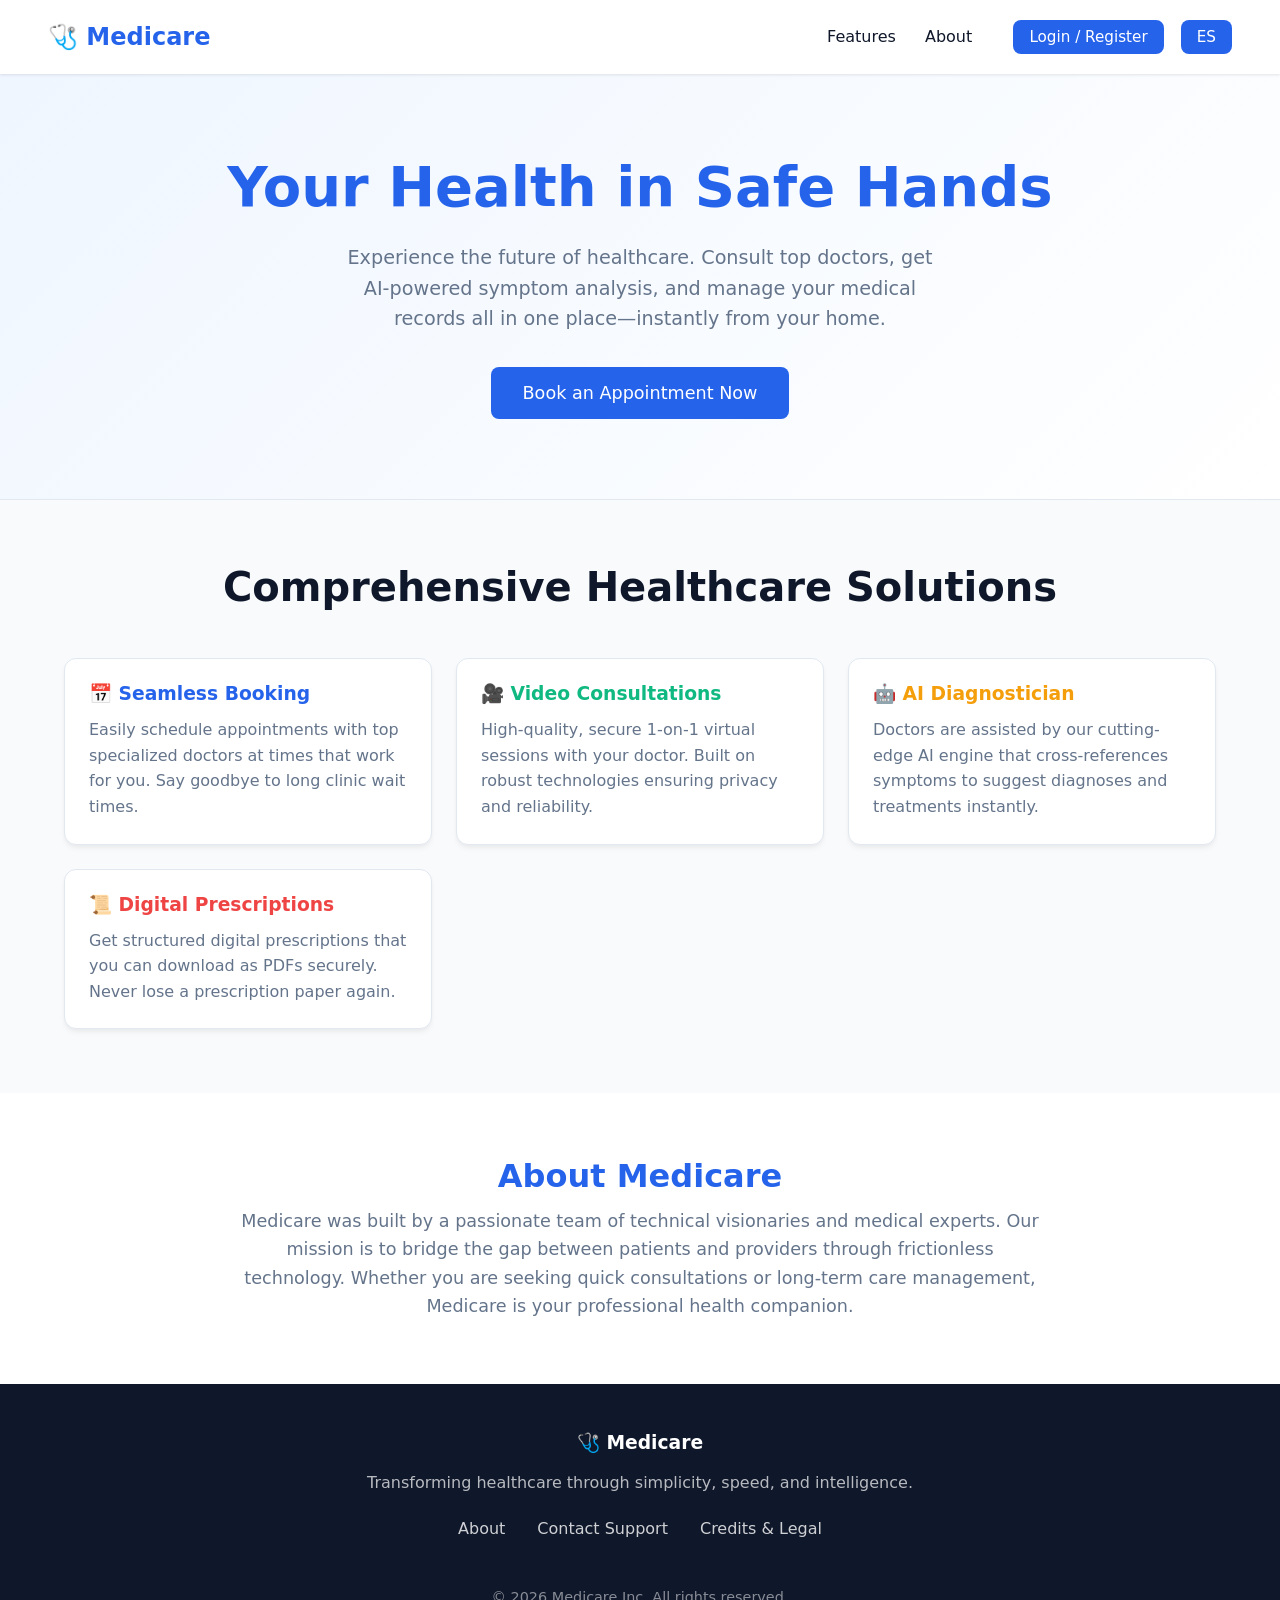
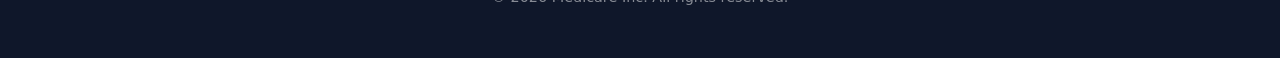
<file: templates/index.html>
<!DOCTYPE html>
<html lang="en">
<head>
  <meta charset="UTF-8">
  <title>Medicare - Digital Healthcare Platform</title>
  <link rel="stylesheet" href="/static/style.css">
</head>
<body>
  <!-- Global Loader -->
  <div id="global-loader" class="hidden">
    <div class="spinner"></div>
  </div>

  <nav class="landing-nav">
    <div class="brand">🩺 Medicare</div>
    <div class="nav-links">
      <a href="#features">Features</a>
      <a href="#about">About</a>
      <button onclick="showAuthModal()" class="btn-primary">Login / Register</button>
      <button id="langToggleBtn" class="btn-secondary" onclick="toggleLang()">ES</button>
    </div>
  </nav>

  <main>
    <!-- Hero Section -->
    <section class="hero">
      <h1>Your Health in Safe Hands</h1>
      <p>Experience the future of healthcare. Consult top doctors, get AI-powered symptom analysis, and manage your medical records all in one place—instantly from your home.</p>
      <button onclick="showAuthModal()" class="btn-primary" style="font-size: 1.1rem; padding: 16px 32px;">Book an Appointment Now</button>
    </section>

    <!-- Features Section -->
    <section id="features" class="features">
      <h2 class="text-center" style="margin-bottom: 48px; font-size: 2.5rem;">Comprehensive Healthcare Solutions</h2>
      <div class="grid">
        <div class="card hover-effect">
          <h3 style="color: var(--primary);">📅 Seamless Booking</h3>
          <p class="text-muted">Easily schedule appointments with top specialized doctors at times that work for you. Say goodbye to long clinic wait times.</p>
        </div>
        <div class="card hover-effect">
          <h3 style="color: var(--secondary);">🎥 Video Consultations</h3>
          <p class="text-muted">High-quality, secure 1-on-1 virtual sessions with your doctor. Built on robust technologies ensuring privacy and reliability.</p>
        </div>
        <div class="card hover-effect">
          <h3 style="color: var(--accent);">🤖 AI Diagnostician</h3>
          <p class="text-muted">Doctors are assisted by our cutting-edge AI engine that cross-references symptoms to suggest diagnoses and treatments instantly.</p>
        </div>
        <div class="card hover-effect">
          <h3 style="color: var(--danger);">📜 Digital Prescriptions</h3>
          <p class="text-muted">Get structured digital prescriptions that you can download as PDFs securely. Never lose a prescription paper again.</p>
        </div>
      </div>
    </section>

    <!-- About Section -->
    <section id="about" style="background: white; padding: 64px 24px;">
      <div style="max-width: 800px; margin: 0 auto; text-align: center;">
        <h2 style="color: var(--primary); font-size: 2rem;">About Medicare</h2>
        <p class="text-muted" style="font-size: 1.1rem;">
          Medicare was built by a passionate team of technical visionaries and medical experts. Our mission is to bridge the gap between patients and providers through frictionless technology. Whether you are seeking quick consultations or long-term care management, Medicare is your professional health companion.
        </p>
      </div>
    </section>
  </main>

  <!-- Footer -->
  <footer class="footer">
    <h3 style="color: white; margin-bottom: 16px;">🩺 Medicare</h3>
    <p style="opacity: 0.7; margin-bottom: 24px;">Transforming healthcare through simplicity, speed, and intelligence.</p>
    <div style="display: flex; justify-content: center; gap: 32px; opacity: 0.8;">
      <a href="#about" style="color: white; text-decoration: none;">About</a>
      <a href="#contact" style="color: white; text-decoration: none;">Contact Support</a>
      <a href="#" style="color: white; text-decoration: none;">Credits & Legal</a>
    </div>
    <p style="margin-top: 48px; opacity: 0.5; font-size: 0.9rem;">&copy; 2026 Medicare Inc. All rights reserved.</p>
  </footer>

  <!-- Auth Modal -->
  <div id="authModal" class="modal-overlay hidden">
    <div class="modal">
      <span class="modal-close" onclick="hideAuthModal()">&times;</span>
      <h2 id="formTitle">Login to Medicare</h2>
      
      <form id="authForm" onsubmit="handleAuth(event)">
        <input type="text" id="name" placeholder="Full Name" class="hidden">
        <input type="email" id="email" placeholder="Email Address" required>
        <input type="password" id="password" placeholder="Password" required>
        
        <select id="role" class="hidden">
          <option value="patient">I am a Patient</option>
          <option value="doctor">I am a Doctor</option>
        </select>

        <button type="submit" id="submitBtn" style="width: 100%; margin-top: 16px;">Login</button>
      </form>
      
      <p style="margin-top: 24px; text-align: center;">
        <a href="#" onclick="toggleMode(); return false;" id="toggleModeText" style="color: var(--primary); font-weight: 500;">Need an account? Register</a>
      </p>

      <div style="margin-top: 24px; padding: 16px; background: #f8fafc; border-radius: 8px; font-size: 0.9rem;">
        <p style="font-weight: 600; margin-bottom: 8px;">Demo Accounts:</p>
        <p><strong>Doctor:</strong> doctor@health.com / password</p>
        <p><strong>Patient:</strong> patient@health.com / password</p>
      </div>
    </div>
  </div>

  <script src="/static/app.js"></script>
  <script>
    let isLogin = true;

    function showAuthModal() {
      document.getElementById('authModal').classList.remove('hidden');
    }
    
    function hideAuthModal() {
      document.getElementById('authModal').classList.add('hidden');
    }

    // Redirect if logged in
    if(getToken()) window.location.href = '/dashboard';

    function toggleMode() {
      isLogin = !isLogin;
      document.getElementById('name').classList.toggle('hidden', isLogin);
      document.getElementById('role').classList.toggle('hidden', isLogin);
      document.getElementById('name').required = !isLogin;
      
      document.getElementById('formTitle').innerText = isLogin ? 'Login to Medicare' : 'Create an Account';
      document.getElementById('submitBtn').innerText = isLogin ? 'Login' : 'Register Now';
      document.getElementById('toggleModeText').innerText = isLogin ? 'Have an account? Login' : 'Need an account? Register';
    }

    async function handleAuth(e) {
      e.preventDefault();
      const email = document.getElementById('email').value.trim();
      const password = document.getElementById('password').value;

      try {
        if (isLogin) {
          const res = await apiCall('/api/login', 'POST', { email, password });
          setAuth(res.access_token, { id: res.id, name: res.name, role: res.role });
          showToast("Login successful!");
          setTimeout(() => window.location.href = '/dashboard', 800);
        } else {
          const name = document.getElementById('name').value.trim();
          const role = document.getElementById('role').value;
          await apiCall('/api/register', 'POST', { name, email, password, role });
          showToast("Registration successful! Please login.");
          toggleMode(); // switch back to login
        }
      } catch (err) {
        showToast(err.message, "error");
      }
    }

    // Close modal on click outside
    document.getElementById('authModal').addEventListener('click', function(e) {
      if(e.target === this) hideAuthModal();
    });
  </script>
</body>
</html>
</file>
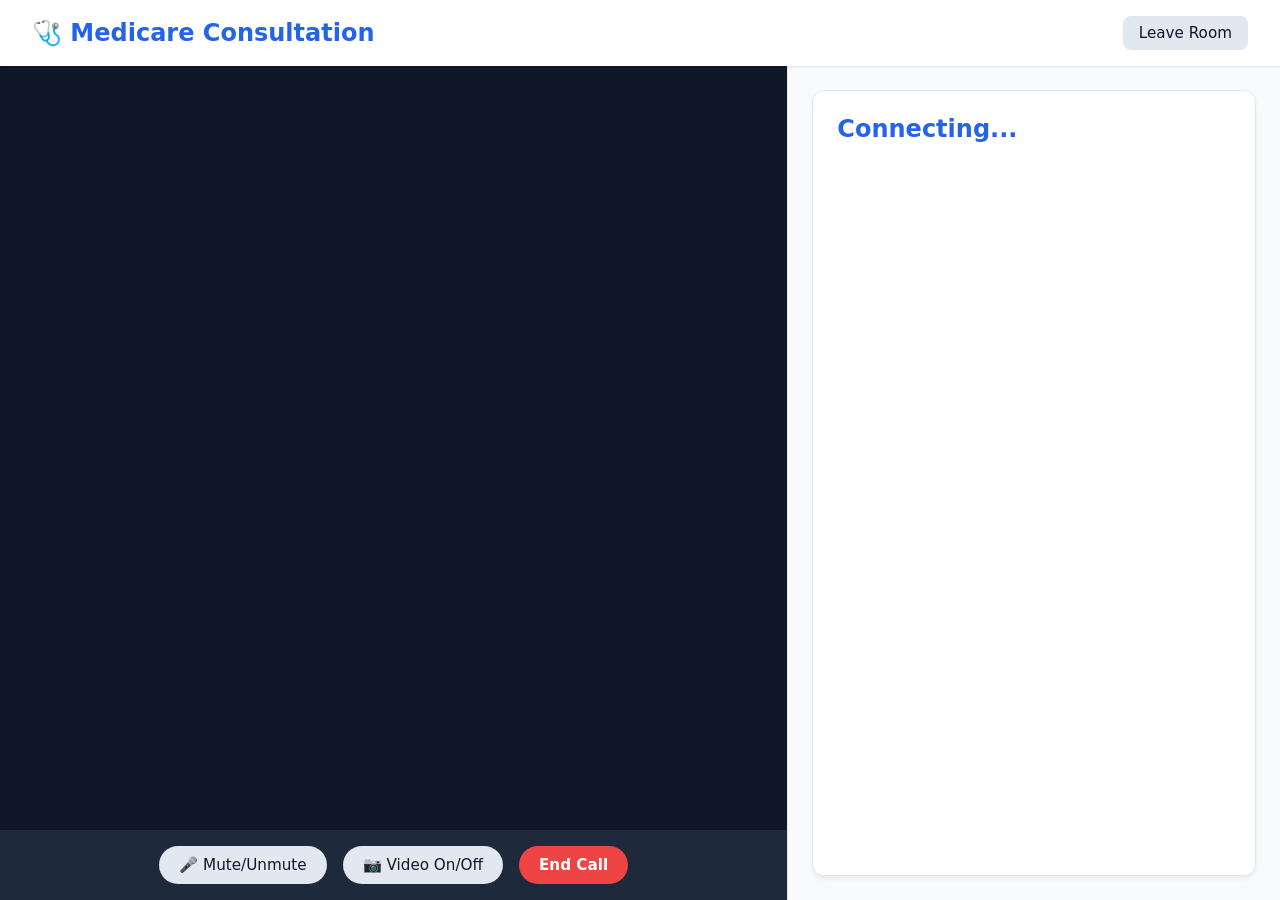
<file: templates/appointment.html>
<!DOCTYPE html>
<html lang="en">
<head>
  <meta charset="UTF-8">
  <title>Consultation Room - Medicare</title>
  <link rel="stylesheet" href="/static/style.css">
  <script src="https://meet.jit.si/external_api.js"></script>
</head>
<body style="height: 100vh; overflow: hidden; display: flex; flex-direction: column;">
  <!-- Global Loader -->
  <div id="global-loader" class="hidden">
    <div class="spinner"></div>
  </div>

  <nav class="landing-nav" style="padding: 16px 32px;">
    <div class="brand">🩺 Medicare Consultation</div>
    <div class="nav-links">
      <span id="userName" style="font-weight: 500; margin-right: 24px; color: var(--text-muted);"></span>
      <button onclick="window.location.href='/dashboard'" class="secondary">Leave Room</button>
    </div>
  </nav>

  <div style="display: flex; flex: 1; overflow: hidden; background: var(--bg-light);">
    <!-- Video Panel -->
    <div style="flex: 2; border-right: 1px solid var(--border-color); background: #0f172a; display: flex; flex-direction: column;">
      <div id="jitsiContainer" style="width: 100%; height: calc(100% - 70px);"></div>
      <div style="height: 70px; background: #1e293b; display: flex; align-items: center; justify-content: center; gap: 16px;">
        <button class="secondary" onclick="toggleMute()" style="border-radius: 20px;">🎤 Mute/Unmute</button>
        <button class="secondary" onclick="toggleVideo()" style="border-radius: 20px;">📷 Video On/Off</button>
        <button onclick="endCall()" style="background: #ef4444; color: white; border: none; padding: 10px 20px; border-radius: 20px; cursor: pointer; font-weight: bold;">End Call</button>
      </div>
    </div>

    <!-- Right Panel (Doctor: AI + Prescription / Patient: Prescription View) -->
    <div id="sidePanel" class="card" style="flex: 1; margin: 24px; overflow-y: auto; height: calc(100% - 48px);">
      <h2 id="panelTitle" style="color: var(--primary);">Connecting...</h2>
      
      <!-- Doctor Mode -->
      <div id="doctorTools" class="hidden">
        <div style="background: #eff6ff; padding: 16px; border-radius: 8px; border-left: 4px solid var(--accent); margin-bottom: 24px;">
          <h4 style="color: var(--accent); margin-bottom: 8px;">🤖 AI Diagnostician</h4>
          <p class="text-muted" style="font-size: 0.9rem; margin-bottom: 12px;">Type patient symptoms to instantly get suggested diagnoses and medicinal plans.</p>
          <textarea id="symptomsInput" rows="2" placeholder="e.g., fever, cough, stomach ache..."></textarea>
          <button onclick="getAIAdvice()" class="secondary" style="width: 100%;">Get AI Suggestion</button>
        </div>

        <h4>📜 Final Prescription</h4>
        <div class="flex-col">
          <input type="text" id="pDiagnosis" placeholder="Final Diagnosis">
          <textarea id="pMedicines" rows="3" placeholder="Medicines & Dosage"></textarea>
          <textarea id="pAdvice" rows="2" placeholder="Precautions & Advice"></textarea>
          <input type="text" id="pFollowup" placeholder="Follow-up Instruction (e.g. 7 Days)">
          
          <button onclick="savePrescription()" class="success mt-4">Save & Generate PDF</button>
        </div>
      </div>

      <!-- Patient Mode -->
      <div id="patientTools" class="hidden">
        <h3 style="color: var(--secondary); margin-bottom: 16px;">Your Prescription</h3>
        <p class="text-muted">If the doctor has finalized your prescription during or after this call, it will appear here safely.</p>
        <button onclick="loadPrescription()" class="secondary mt-4" style="width: 100%;">Check for Prescription</button>
        
        <div id="prescriptionView" class="hidden mt-4" style="background: #f8fafc; padding: 16px; border-radius: 8px; border: 1px solid var(--border-color);">
          <p class="mb-2"><strong>Diagnosis:</strong> <span id="vDiag" style="color: var(--primary);"></span></p>
          <p class="mb-2"><strong>Medicines:</strong> <span id="vMed"></span></p>
          <p class="mb-2"><strong>Advice:</strong> <span id="vAdv"></span></p>
          <p class="mb-4"><strong>Follow-up:</strong> <span id="vFol"></span></p>
          <button onclick="downloadPdf()" class="success" style="width: 100%;">Download PDF Official Copy</button>
        </div>
      </div>

    </div>
  </div>

  <script src="/static/app.js"></script>
  <script>
    const user = getUser();
    if (!user) window.location.href = '/';

    const apptId = {{ appt_id }};
    document.getElementById('userName').innerText = "Logged in as: " + user.name;
    
    // Init Room
    async function initRoom() {
      showLoader();
      try {
        const appts = await apiCall('/api/appointments');
        const currentAppt = appts.find(a => a.id === apptId);
        
        if (!currentAppt) {
          showToast("Appointment not found or unauthorized.", "error");
          hideLoader();
          return;
        }

        // Setup Jitsi API
        const domain = 'meet.jit.si';
        const options = {
            roomName: currentAppt.meeting_link,
            width: '100%',
            height: '100%',
            parentNode: document.getElementById('jitsiContainer'),
            userInfo: {
                displayName: user.name
            },
            configOverwrite: { startWithAudioMuted: false, startWithVideoMuted: false }
        };
        api = new JitsiMeetExternalAPI(domain, options);

        // Setup Panel
        if (user.role === 'doctor') {
          document.getElementById('panelTitle').innerText = "Doctor Workbench";
          document.getElementById('doctorTools').classList.remove('hidden');
        } else {
          document.getElementById('panelTitle').innerText = "Consultation Info";
          document.getElementById('patientTools').classList.remove('hidden');
          loadPrescription();
        }
      } catch (e) {
        showToast(e.message, "error");
      }
      hideLoader();
    }

    let api = null;
    function toggleMute() { if(api) api.executeCommand('toggleAudio'); }
    function toggleVideo() { if(api) api.executeCommand('toggleVideo'); }
    function endCall() { 
        if(api) api.dispose(); 
        window.location.href='/dashboard'; 
    }

    async function getAIAdvice() {
      const symp = document.getElementById('symptomsInput').value;
      if (!symp) { showToast("Please enter symptoms first.", "error"); return; }

      showLoader();
      try {
        const aiData = await apiCall('/api/ai/generate-prescription', 'POST', { symptoms: symp, history: "" });
        
        document.getElementById('pDiagnosis').value = aiData.diagnosis;
        document.getElementById('pMedicines').value = aiData.medicines;
        document.getElementById('pAdvice').value = aiData.advice;

        showToast("AI Suggestions applied successfully.");
      } catch (e) {
        showToast("Failed to reach AI service.", "error");
      }
      hideLoader();
    }

    async function savePrescription() {
      const data = {
        symptoms: document.getElementById('symptomsInput').value || "Not specified",
        diagnosis: document.getElementById('pDiagnosis').value,
        medicines: document.getElementById('pMedicines').value,
        advice: document.getElementById('pAdvice').value,
        follow_up: document.getElementById('pFollowup').value
      };

      try {
        await apiCall(`/api/appointments/${apptId}/prescription`, 'POST', data);
        showToast("Prescription Saved and PDF Generated!", "success");
      } catch (e) {
        showToast(e.message, "error");
      }
    }

    async function loadPrescription() {
      try {
        const p = await apiCall(`/api/appointments/${apptId}/prescription`);
        document.getElementById('prescriptionView').classList.remove('hidden');
        document.getElementById('vDiag').innerText = p.diagnosis;
        document.getElementById('vMed').innerText = p.medicines;
        document.getElementById('vAdv').innerText = p.advice;
        document.getElementById('vFol').innerText = p.follow_up || 'None';
        showToast("Prescription loaded.");
      } catch (e) {
        console.log("Prescription not found yet.");
      }
    }

    function downloadPdf() {
        window.open(`/api/prescriptions/${apptId}/download`, '_blank');
    }

    initRoom();
  </script>
</body>
</html>
</file>
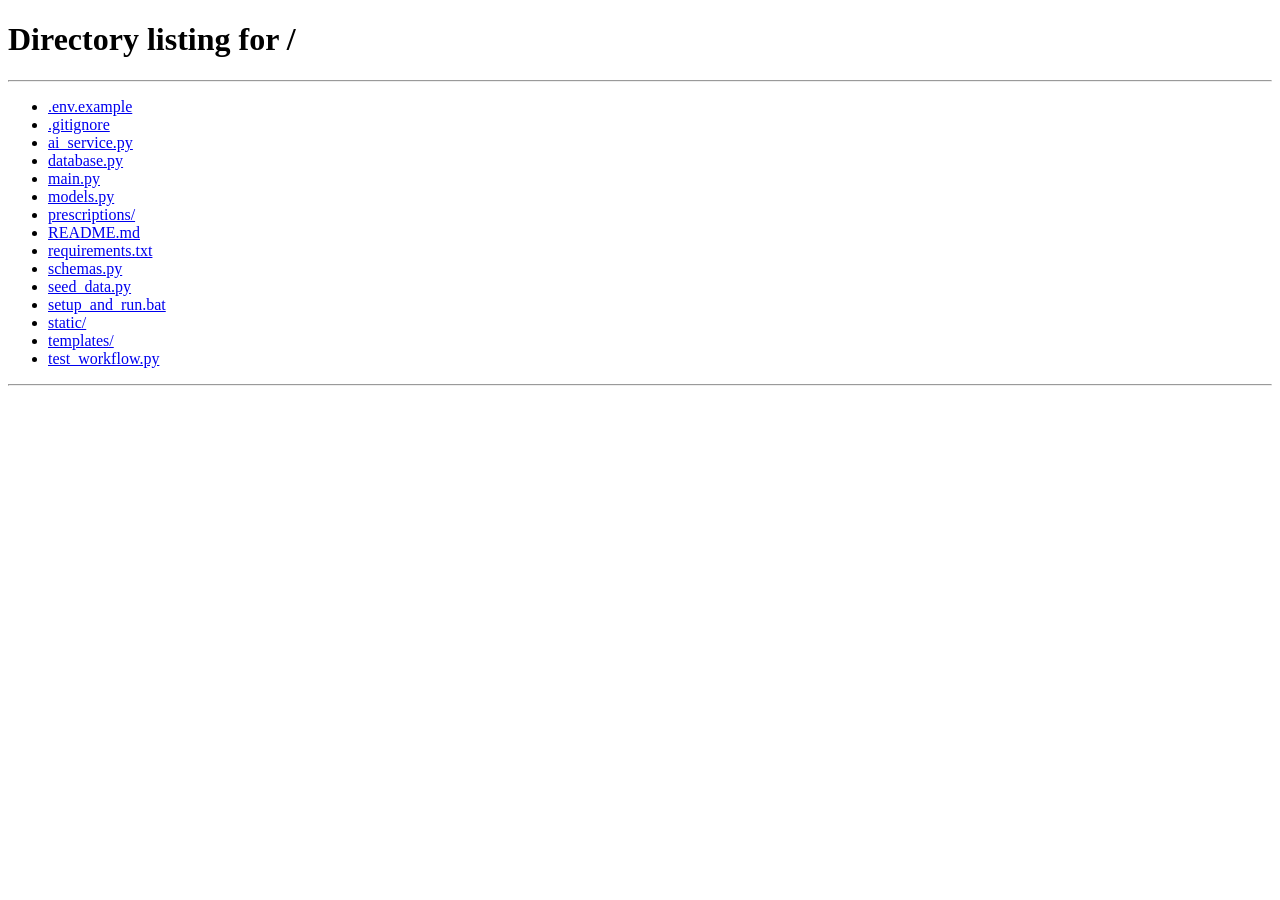
<file: templates/dashboard.html>
<!DOCTYPE html>
<html lang="en">
<head>
  <meta charset="UTF-8">
  <title>Dashboard - Medicare</title>
  <link rel="stylesheet" href="/static/style.css">
</head>
<body>
  <!-- Global Loader -->
  <div id="global-loader" class="hidden">
    <div class="spinner"></div>
  </div>

  <div class="app-container">
    <!-- Fixed Left Sidebar -->
    <aside class="sidebar">
      <div class="sidebar-brand">
        🩺 Medicare
      </div>
      <nav class="sidebar-nav">
        <a href="#dash" class="nav-item active" data-target="sec-dash">
          <span class="icon">🏠</span> 
          <span data-lang-key="dashboard">Dashboard</span>
        </a>
        <a href="#appointments" class="nav-item" data-target="sec-appointments">
          <span class="icon">📅</span> Appointments
        </a>
        <a href="#doctors" class="nav-item" data-target="sec-doctors">
          <span class="icon">👨‍⚕️</span> Doctors
        </a>
        <a href="#prescriptions" class="nav-item" data-target="sec-prescriptions">
          <span class="icon">📜</span> Prescriptions
        </a>
        <a href="#ai" class="nav-item doctor-only hidden" data-target="sec-ai">
          <span class="icon">🤖</span> AI Assistant
        </a>
        <a href="#records" class="nav-item" data-target="sec-records">
          <span class="icon">📁</span> Medical Records
        </a>
      </nav>
      <div class="sidebar-footer">
        <a href="#" onclick="showToast('Settings coming soon!')"><span class="icon">⚙️</span> Settings / Profile</a>
        <a href="#" onclick="logout()" class="text-danger"><span class="icon">🚪</span> Logout</a>
      </div>
    </aside>

    <!-- Main Content Area -->
    <main class="main-content">
      <header class="dashboard-header">
        <div>
          <h2 style="margin:0;">Welcome back, <span id="userName" style="color: var(--primary);"></span>!</h2>
          <p class="text-muted" id="userRoleSubtext"></p>
        </div>
        <div class="flex">
          <button id="langToggleBtn" class="secondary" onclick="toggleLang()">ES</button>
        </div>
      </header>

      <!-- Dashboard Overview Section -->
      <section id="sec-dash" class="page-section">
        
        <!-- Doctor Info Header Card (Visible to Doctor) -->
        <div id="doctorProfileCard" class="card mb-4 hidden" style="background: linear-gradient(135deg, var(--primary) 0%, #3b82f6 100%); color: white;">
          <div class="flex-between">
            <div>
              <h3 style="color: white;"><span id="drCardName"></span></h3>
              <p style="color: #e2e8f0; font-size: 1.1rem;"><span id="drCardSpec">General Physician | 10+ Years Exp.</span></p>
              <p style="color: #e2e8f0; margin-top: 8px;">Status: <span style="background: var(--secondary); padding: 4px 12px; border-radius: 20px; font-size: 0.8rem; font-weight: bold;">Available</span></p>
            </div>
            <div style="font-size: 4rem;">👨‍⚕️</div>
          </div>
        </div>

        <div class="grid">
          <!-- Upcoming Appointments -->
          <div class="card hover-effect">
            <h3>📅 Upcoming Appointments</h3>
            <p class="text-muted mb-4">Your next scheduled consultations</p>
            <div id="upcomingApptsList">
              <!-- Injected by JS -->
            </div>
            <button class="secondary mt-4" style="width: 100%;" onclick="document.querySelector('[data-target=\'sec-appointments\']').click()">View All</button>
          </div>

          <!-- Quick Actions -->
          <div class="card hover-effect">
            <h3>⚡ Quick Actions</h3>
            <p class="text-muted mb-4">Fastest ways to manage operations</p>
            <div class="flex-col">
              <button onclick="document.querySelector('[data-target=\'sec-doctors\']').click()" class="patient-only hidden">Book Appointment</button>
              <button onclick="document.querySelector('[data-target=\'sec-appointments\']').click()" class="success">Start Consultation</button>
              <button onclick="document.querySelector('[data-target=\'sec-prescriptions\']').click()" class="secondary">View Prescriptions</button>
            </div>
          </div>

          <!-- AI Assistant Preview (Doctor Only) -->
          <div class="card hover-effect doctor-only hidden" style="border-left: 4px solid var(--accent);">
            <h3>🤖 AI Assistant Ready</h3>
            <p class="text-muted mb-4">Medicare's AI is pre-loaded and ready to assist your clinical decisions.</p>
            <p>During active consultations, our AI can analyze symptoms to instantly suggest probable diagnoses and medicines, improving accuracy and speed.</p>
            <button onclick="document.querySelector('[data-target=\'sec-ai\']').click()" class="mt-4" style="background: var(--accent); color: white;">Learn More</button>
          </div>
        </div>
      </section>

      <!-- Full Appointments Section -->
      <section id="sec-appointments" class="page-section hidden">
        <h2>📅 All Appointments</h2>
        <p class="text-muted mb-4">Manage and review your consultation history.</p>
        
        <div id="appointmentsList" class="grid">
          <!-- Appts inject here -->
        </div>
      </section>

      <!-- Doctors Catalog Section -->
      <section id="sec-doctors" class="page-section hidden">
        <h2>👨‍⚕️ Available Doctors</h2>
        <p class="text-muted mb-4">Browse our specialized doctors and book instantly.</p>
        
        <div style="background: white; padding: 16px; border-radius: 8px; margin-bottom: 24px; box-shadow: 0 4px 6px rgba(0,0,0,0.05);">
          <h3 style="margin-bottom: 12px; color: var(--primary);">Smart Doctor Search</h3>
          <div class="flex-col">
            <input type="text" id="smartSymptomSearch" placeholder="Describe your symptoms (e.g. skin rash, chest pain)..." style="width: 100%; margin-bottom: 12px; padding: 8px; border: 1px solid var(--border-color); border-radius: 4px;">
            <div class="flex" style="gap: 12px; align-items: center;">
              <select id="specFilter" style="flex: 1; padding: 8px; border: 1px solid var(--border-color); border-radius: 4px;">
                <option value="">All Specializations</option>
                <option value="General Physician">General Physician</option>
                <option value="Cardiologist">Cardiologist</option>
                <option value="Neurologist">Neurologist</option>
                <option value="Orthopedic">Orthopedic</option>
                <option value="Dermatologist">Dermatologist</option>
                <option value="Gynecologist">Gynecologist</option>
                <option value="Urologist">Urologist</option>
                <option value="Pediatrician">Pediatrician</option>
                <option value="ENT Specialist">ENT Specialist</option>
                <option value="Psychiatrist">Psychiatrist</option>
              </select>
              <button onclick="applyDoctorFilters()" class="secondary">Search</button>
            </div>
          </div>
          <p id="recommendationMsg" class="success hidden mt-4" style="font-weight: bold;">✅ Showing recommended doctors based on your symptoms.</p>
        </div>

        <!-- Booking Modal logic handled inline below -->
        <div id="doctorsGrid" class="grid">
          <!-- Full Doctor Cards Injected -->
        </div>
      </section>

      <!-- Prescriptions Section -->
      <section id="sec-prescriptions" class="page-section hidden">
        <h2>📜 Digital Prescriptions</h2>
        <p class="text-muted mb-4">All your generated and received prescriptions are safely logged.</p>
        <div class="card">
          <p class="text-center text-muted">To view a specific prescription, navigate to an <a href="#" onclick="document.querySelector('[data-target=\'sec-appointments\']').click()">Completed Appointment</a> and click 'Join Room' to download the PDF.</p>
        </div>
      </section>

      <!-- AI Info Section -->
      <section id="sec-ai" class="page-section hidden">
        <h2>🤖 AI Assistant Features</h2>
        <div class="card">
          <p class="mb-4">Medicare uses an intelligent backend engine linked securely to your consultation flow.</p>
          <ul class="text-muted" style="margin-left: 20px;">
            <li>Real-time keyword analysis of symptoms.</li>
            <li>Instant formulation of typical medicines and dosages.</li>
            <li>Zero latency integration within the video-call panel.</li>
            <li>100% Doctor Override ensuring clinical safety.</li>
          </ul>
        </div>
      </section>

       <!-- Records Section -->
       <section id="sec-records" class="page-section hidden">
        <h2>📁 Electronic Medical Records</h2>
        <div class="card text-center hover-effect">
          <div style="font-size: 3rem; margin-bottom: 16px;">📂</div>
          <h3>System Sync in Progress</h3>
          <p class="text-muted">Legacy medical records are currently being synced with the central Medicare database. Check back soon.</p>
        </div>
      </section>

    </main>

    <!-- Booking Modal (Hidden) -->
    <div id="bookingModal" class="modal-overlay hidden">
      <div class="modal">
        <span class="modal-close" onclick="closeBookingModal()">&times;</span>
        <h2>Book Appointment</h2>
        <p class="text-muted mb-4">Scheduling consultation with <strong id="bookDrName"></strong></p>
        
        <div class="flex-col">
          <label style="font-weight: 500;">Select Date & Time</label>
          <input type="datetime-local" id="apptDateInput">
          
          <label style="font-weight: 500; margin-top: 12px;">Symptoms / Reason for Visit</label>
          <textarea id="apptSymptomsInput" rows="2" placeholder="e.g. fever, chest pain..."></textarea>
          
          <button id="confirmBookBtn" class="success mt-4">Confirm Booking</button>
        </div>
      </div>
    </div>
  </div>

  <script src="/static/app.js"></script>
  <script>
    const user = getUser();
    if (!user) window.location.href = '/';

    // UI Setup based on Role
    document.getElementById('userName').innerText = user.name;
    document.getElementById('userRoleSubtext').innerText = user.role.toUpperCase() + " ACCOUNT";

    if (user.role === 'doctor') {
      document.querySelectorAll('.doctor-only').forEach(e => e.classList.remove('hidden'));
      document.getElementById('doctorProfileCard').classList.remove('hidden');
      document.getElementById('drCardName').innerText = user.name;
    } else {
      document.querySelectorAll('.patient-only').forEach(e => e.classList.remove('hidden'));
    }

    // Sidebar Navigation Logic
    const navItems = document.querySelectorAll('.nav-item');
    const sections = document.querySelectorAll('.page-section');

    navItems.forEach(item => {
      item.addEventListener('click', (e) => {
        e.preventDefault();
        // Update active class
        navItems.forEach(n => n.classList.remove('active'));
        item.classList.add('active');
        
        // Toggle Sections
        const targetId = item.getAttribute('data-target');
        sections.forEach(s => s.classList.add('hidden'));
        document.getElementById(targetId).classList.remove('hidden');
      });
    });

    // Data Loaders
    async function loadAllData() {
      await loadAppointments();
      if (user.role === 'patient') {
        await loadDoctors();
      }
    }

    // Book Appointment Flow
    let selectedDrIdForBook = null;
    function openBookingModal(drId, drName) {
      selectedDrIdForBook = drId;
      document.getElementById('bookDrName').innerText = drName;
      document.getElementById('bookingModal').classList.remove('hidden');
    }
    function closeBookingModal() {
      document.getElementById('bookingModal').classList.add('hidden');
    }

    document.getElementById('confirmBookBtn').addEventListener('click', async () => {
      const dt = document.getElementById('apptDateInput').value;
      const symptoms = document.getElementById('apptSymptomsInput').value;
      if (!dt) { showToast("Please select a date and time", "error"); return; }
      
      try {
        await apiCall('/api/appointments', 'POST', { doctor_id: selectedDrIdForBook, date_time: dt, symptoms: symptoms });
        showToast("Appointment successfully booked!");
        closeBookingModal();
        loadAppointments();
      } catch (e) {
        showToast(e.message, "error");
      }
    });

    async function loadDoctors(symptoms='', specFilter='') {
      try {
        let endpoint = '/api/doctors';
        if (symptoms) {
          endpoint = `/api/doctors/suggest?symptoms=${encodeURIComponent(symptoms)}`;
        }
        const docs = await apiCall(endpoint);
        const grid = document.getElementById('doctorsGrid');
        
        if (symptoms) {
            document.getElementById('recommendationMsg').classList.remove('hidden');
        } else {
            document.getElementById('recommendationMsg').classList.add('hidden');
        }

        const filteredDocs = docs.filter(d => {
            if (specFilter && d.specialization !== specFilter) return false;
            return true;
        });

        if (filteredDocs.length === 0) {
            grid.innerHTML = '<p class="text-muted">No doctors found matching criteria.</p>';
            return;
        }

        grid.innerHTML = filteredDocs.map((d, index) => {
          let badge = '';
          if (symptoms && index === 0 && d.specialization) {
            badge = `<span style="background: var(--success); color: white; padding: 4px 8px; border-radius: 4px; font-size: 0.8rem; float: right;">Recommended Match</span>`;
          }
          return `
          <div class="card hover-effect" style="${symptoms && index===0 ? 'border-left: 4px solid var(--success);' : ''}">
            ${badge}
            <h3 style="color: var(--primary)">Dr. ${d.name.replace('Dr. ', '')}</h3>
            <p class="text-muted"><span class="icon">⚕️</span> ${d.specialization || 'General Physician'}</p>
            <p class="mt-4" style="font-size: 0.9rem;"><strong>Experience:</strong> ${d.experience || 10}+ Years</p>
            <p style="font-size: 0.9rem;" class="mb-2"><strong>About:</strong> ${d.description || 'Experienced medical professional.'}</p>
            <p style="font-size: 0.9rem;" class="mb-4"><strong>Availability:</strong> Mon-Fri, 9am - 5pm</p>
            <button onclick="openBookingModal(${d.id}, '${d.name}')" style="width:100%">Book Appointment</button>
          </div>
        `}).join('');
      } catch (e) {
        console.error("Failed to load doctors", e);
      }
    }

    function applyDoctorFilters() {
      const symp = document.getElementById('smartSymptomSearch').value;
      const spec = document.getElementById('specFilter').value;
      loadDoctors(symp, spec);
    }

    async function updateStatus(id, newStatus) {
      if(user.role !== 'doctor') return;
      try {
        await apiCall(`/api/appointments/${id}/status`, 'PUT', { status: newStatus });
        showToast("Appointment status updated");
        loadAppointments();
      } catch(e) {
        showToast(e.message, "error");
      }
    }

    async function loadAppointments() {
      try {
        const appts = await apiCall('/api/appointments');
        const listFull = document.getElementById('appointmentsList');
        const listDash = document.getElementById('upcomingApptsList');
        
        if (appts.length === 0) {
          const emptyMsg = `<p class="text-muted text-center">No appointments found.</p>`;
          listFull.innerHTML = emptyMsg;
          listDash.innerHTML = emptyMsg;
          return;
        }

        // Sort: newest first or upcoming logic. For MVP we sort by ID/creation descending.
        appts.sort((a,b) => b.id - a.id);

        let dashHTML = "";
        let count = 0;

        const htmlArr = appts.map(a => {
          const isDoc = user.role === 'doctor';
          const otherName = isDoc ? a.patient.name : Object.hasOwnProperty.call(a, 'doctor') ? a.doctor.name : 'Doctor';
          const otherRole = isDoc ? "Patient" : "Doctor";
          const dDate = new Date(a.date_time).toLocaleString();
          
          let statusHtml = `<span class="status-badge status-${a.status.toLowerCase()}">${a.status}</span>`;
          if (isDoc) {
            statusHtml = `
              <select onchange="updateStatus(${a.id}, this.value)" style="width: auto; margin:0; padding:4px; font-size: 0.8rem; border-radius: 4px;">
                <option value="pending" ${a.status==='pending'?'selected':''}>Pending</option>
                <option value="approved" ${a.status==='approved'?'selected':''}>Approved</option>
                <option value="completed" ${a.status==='completed'?'selected':''}>Completed</option>
                <option value="cancelled" ${a.status==='cancelled'?'selected':''}>Cancelled</option>
              </select>
            `;
          }

          let joinBtn = (a.status === 'approved' || a.status === 'completed') 
            ? `<button class="success mt-4" style="width:100%" onclick="window.location.href='/appointment/${a.id}'" data-lang-key="join_call">Join Consultation Room</button>`
            : '';

          let priorityHtml = '';
          if (isDoc && a.symptoms) {
            const sympLower = a.symptoms.toLowerCase();
            if (sympLower.includes('chest pain') || sympLower.includes('breathing') || sympLower.includes('heart') || sympLower.includes('emergency') || sympLower.includes('severe')) {
              priorityHtml = `<span style="background: #ef4444; color: white; padding: 2px 8px; border-radius: 4px; font-size: 0.8rem; margin-left: 8px;">URGENT</span>`;
            } else if (sympLower.includes('fever') || sympLower.includes('pain') || sympLower.includes('bleeding')) {
              priorityHtml = `<span style="background: #f59e0b; color: white; padding: 2px 8px; border-radius: 4px; font-size: 0.8rem; margin-left: 8px;">PRIORITY</span>`;
            }
          }

          const cardHTML = `
            <div class="card hover-effect">
              <div class="flex-between mb-4">
                <strong>${otherRole}: ${otherName} ${priorityHtml}</strong>
                ${statusHtml}
              </div>
              <p>🕒 ${dDate}</p>
              ${joinBtn}
            </div>
          `;

          // Put up to 2 items in the dashboard overview
          if (count < 2 && a.status !== 'cancelled') {
            dashHTML += cardHTML;
            count++;
          }
          return cardHTML;
        });

        listFull.innerHTML = htmlArr.join('');
        listDash.innerHTML = dashHTML || `<p class="text-muted text-center">No upcoming schedules.</p>`;
        
        applyTranslations();
      } catch (e) {
        console.error(e);
      }
    }

    loadAllData();
  </script>
</body>
</html>
</file>
<file: static/style.css>
:root {
  --primary: #2563eb;       /* Blue */
  --primary-hover: #1d4ed8;
  --secondary: #10b981;     /* Green */
  --secondary-hover: #059669;
  --accent: #f59e0b;        /* Yellow */
  --danger: #ef4444;        /* Red */
  
  --bg-light: #f8fafc;
  --sidebar-bg: #ffffff;
  --card-bg: #ffffff;
  
  --text-main: #0f172a;
  --text-muted: #64748b;
  --border-color: #e2e8f0;
}

* {
  box-sizing: border-box;
  margin: 0;
  padding: 0;
  font-family: 'Inter', system-ui, -apple-system, sans-serif;
  scroll-behavior: smooth;
}

body {
  background: var(--bg-light);
  color: var(--text-main);
  min-height: 100vh;
  display: flex;
  flex-direction: column;
}

/* Utilities */
.hidden { display: none !important; }
.flex { display: flex; gap: 16px; }
.flex-between { display: flex; justify-content: space-between; align-items: center; }
.flex-col { display: flex; flex-direction: column; gap: 12px; }
.grid { display: grid; grid-template-columns: repeat(auto-fit, minmax(280px, 1fr)); gap: 24px; }
.mb-2 { margin-bottom: 8px; }
.mb-4 { margin-bottom: 16px; }
.mt-4 { margin-top: 16px; }
.text-center { text-align: center; }
.text-muted { color: var(--text-muted); }

h1, h2, h3, h4 { color: var(--text-main); font-weight: 600; margin-bottom: 12px; }
h1 { font-size: 2.5rem; color: var(--primary); }

p { line-height: 1.6; }

/* Cards & Shadows */
.card, .glass-panel {
  background: var(--card-bg);
  border: 1px solid var(--border-color);
  border-radius: 12px;
  padding: 24px;
  box-shadow: 0 4px 6px -1px rgba(0, 0, 0, 0.05), 0 2px 4px -1px rgba(0, 0, 0, 0.03);
  transition: transform 0.2s, box-shadow 0.2s;
}
.card.hover-effect:hover {
  transform: translateY(-4px);
  box-shadow: 0 10px 15px -3px rgba(0, 0, 0, 0.1), 0 4px 6px -2px rgba(0, 0, 0, 0.05);
}

/* Buttons */
button {
  background: var(--primary);
  color: white;
  border: none;
  padding: 10px 20px;
  border-radius: 8px;
  font-weight: 500;
  cursor: pointer;
  transition: all 0.2s;
  font-size: 0.95rem;
}
button:hover { background: var(--primary-hover); transform: translateY(-1px); }
button.secondary { background: #e2e8f0; color: var(--text-main); }
button.secondary:hover { background: #cbd5e1; }
button.success { background: var(--secondary); }
button.success:hover { background: var(--secondary-hover); }
button.danger { background: var(--danger); }
button.danger:hover { background: #dc2626; }

/* Forms */
input, select, textarea {
  width: 100%;
  padding: 12px;
  margin-bottom: 16px;
  border: 1px solid var(--border-color);
  border-radius: 8px;
  color: var(--text-main);
  background: #fdfdfd;
  outline: none;
  font-size: 1rem;
  transition: border-color 0.2s;
}
input:focus, select:focus, textarea:focus { border-color: var(--primary); ring: 2px solid var(--primary); }

/* Status Badges */
.status-badge {
  padding: 6px 12px;
  border-radius: 999px;
  font-size: 0.8rem;
  font-weight: 600;
  text-transform: uppercase;
  display: inline-block;
}
.status-pending { background: #fef3c7; color: var(--accent); }
.status-approved { background: #d1fae5; color: var(--secondary); }
.status-completed { background: #dbeafe; color: var(--primary); }
.status-cancelled { background: #fee2e2; color: var(--danger); }

/* Landing Page Specific */
.landing-nav {
  display: flex;
  justify-content: space-between;
  align-items: center;
  padding: 20px 48px;
  background: white;
  box-shadow: 0 1px 3px 0 rgba(0,0,0,0.1);
  position: sticky; top: 0; z-index: 50;
}
.landing-nav .brand { font-size: 1.5rem; font-weight: bold; color: var(--primary); }
.landing-nav .nav-links a { margin-right: 24px; text-decoration: none; color: var(--text-main); font-weight: 500; }
.landing-nav button { width: auto; padding: 8px 16px; margin-left: 12px; }

.hero {
  padding: 80px 24px;
  text-align: center;
  background: linear-gradient(135deg, #eff6ff 0%, #ffffff 100%);
  border-bottom: 1px solid var(--border-color);
}
.hero h1 { font-size: 3.5rem; margin-bottom: 24px; }
.hero p { font-size: 1.2rem; max-width: 600px; margin: 0 auto 32px auto; color: var(--text-muted); }

.features { padding: 64px 24px; max-width: 1200px; margin: 0 auto; }
.footer { background: #0f172a; color: white; padding: 48px 24px; text-align: center; }

/* Dashboard Layout */
.app-container {
  display: flex;
  height: 100vh;
  overflow: hidden;
}
.sidebar {
  width: 260px;
  background: var(--sidebar-bg);
  border-right: 1px solid var(--border-color);
  display: flex;
  flex-direction: column;
  box-shadow: 2px 0 5px rgba(0,0,0,0.02);
  z-index: 10;
}
.sidebar-brand {
  padding: 24px;
  font-size: 1.5rem;
  font-weight: 700;
  color: var(--primary);
  border-bottom: 1px solid var(--border-color);
}
.sidebar-nav { flex: 1; padding: 24px 0; overflow-y: auto; }
.sidebar-nav a {
  display: flex; align-items: center;
  padding: 14px 24px;
  color: var(--text-muted);
  text-decoration: none;
  font-weight: 500;
  border-left: 4px solid transparent;
  transition: all 0.2s;
}
.sidebar-nav a:hover { background: #f1f5f9; color: var(--primary); }
.sidebar-nav a.active {
  background: #eff6ff; color: var(--primary);
  border-left-color: var(--primary);
}
.sidebar-nav a .icon { margin-right: 16px; font-size: 1.2rem; }

.sidebar-footer { padding: 16px; border-top: 1px solid var(--border-color); }
.sidebar-footer a { display: flex; align-items: center; padding: 12px; color: var(--danger); text-decoration: none; font-weight: 500; border-radius: 8px; }
.sidebar-footer a:hover { background: #fee2e2; }

.main-content {
  flex: 1;
  background: var(--bg-light);
  overflow-y: auto;
  padding: 32px 48px;
}
.dashboard-header { margin-bottom: 32px; display: flex; justify-content: space-between; align-items: center; }

/* Modals & Overlays */
.modal-overlay {
  position: fixed; top: 0; left: 0; right: 0; bottom: 0;
  background: rgba(0, 0, 0, 0.5);
  backdrop-filter: blur(4px);
  display: flex; justify-content: center; align-items: center;
  z-index: 100;
}
.modal {
  background: white;
  padding: 32px;
  border-radius: 12px;
  width: 100%; max-width: 450px;
  box-shadow: 0 20px 25px -5px rgba(0, 0, 0, 0.1);
  position: relative;
}
.modal-close { position: absolute; top: 16px; right: 16px; cursor: pointer; font-size: 1.2rem; color: var(--text-muted); }

/* Toasts */
#toast-container { position: fixed; bottom: 24px; right: 24px; z-index: 9999; display: flex; flex-direction: column; gap: 8px; }
.toast {
  padding: 16px 24px; border-radius: 8px; background: white; color: var(--text-main);
  box-shadow: 0 10px 15px -3px rgba(0,0,0,0.1);
  border-left: 4px solid var(--primary);
  animation: slideIn 0.3s ease-out forwards;
}
.toast.error { border-left-color: var(--danger); }
.toast.success { border-left-color: var(--secondary); }

/* Loader */
#global-loader {
  position: fixed; top: 0; left: 0; right: 0; bottom: 0;
  background: rgba(255,255,255,0.8);
  display: flex; justify-content: center; align-items: center; z-index: 2000;
}
.spinner {
  width: 40px; height: 40px; border: 4px solid var(--border-color); border-top-color: var(--primary);
  border-radius: 50%; animation: spin 1s linear infinite;
}

@keyframes slideIn { from { transform: translateX(100%); opacity: 0; } to { transform: translateX(0); opacity: 1; } }
@keyframes spin { to { transform: rotate(360deg); } }
</file>
